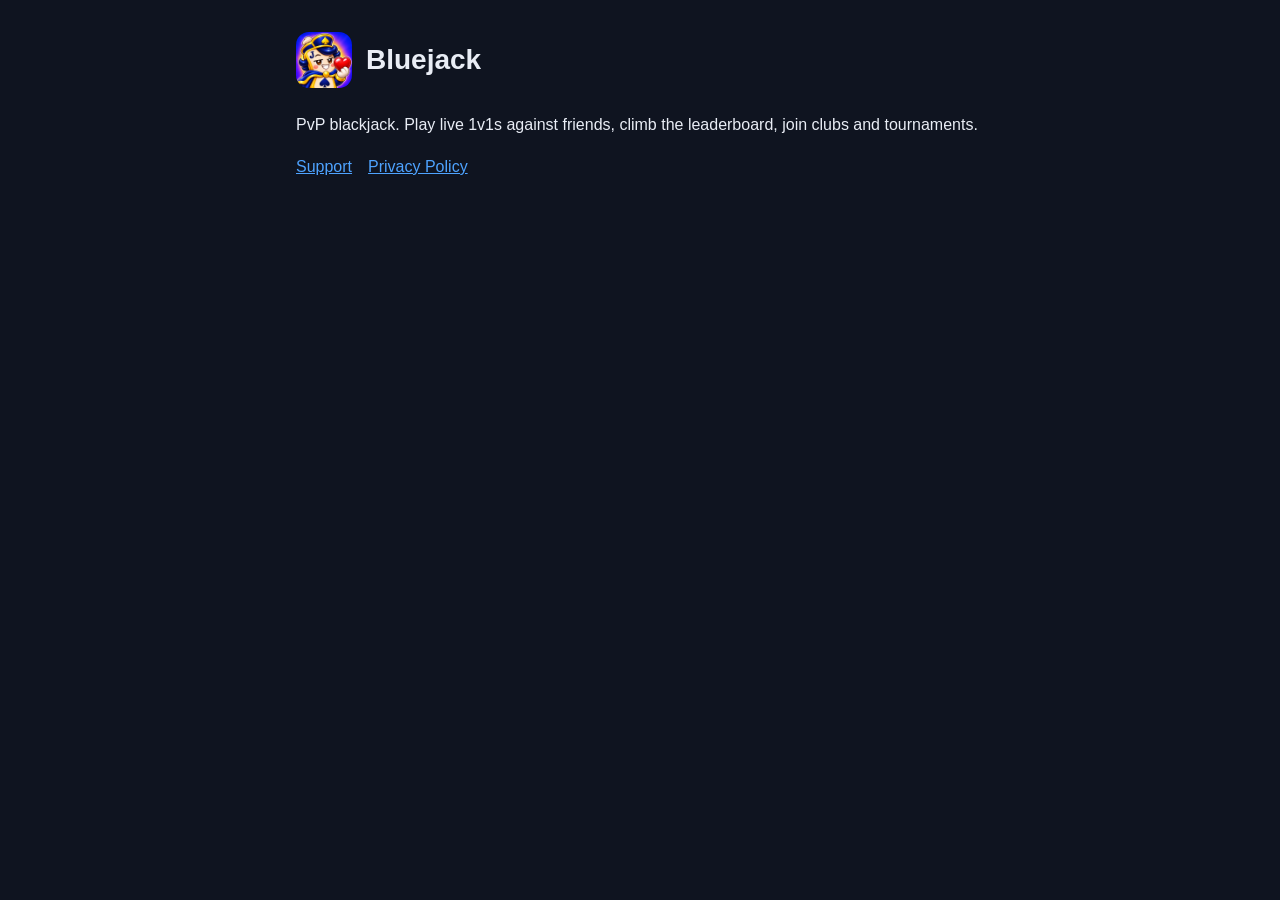
<file: index.html>
<!doctype html>
<html lang="en"><head><meta charset="utf-8"><meta name="viewport" content="width=device-width,initial-scale=1">
<title>Bluejack</title><link rel="stylesheet" href="style.css"></head>
<body><main>
<header><img src="icon.png" alt=""><h1>Bluejack</h1></header>
<p>PvP blackjack. Play live 1v1s against friends, climb the leaderboard, join clubs and tournaments.</p>
<nav><a href="support.html">Support</a><a href="privacy.html">Privacy Policy</a></nav>
</main></body></html>
</file>
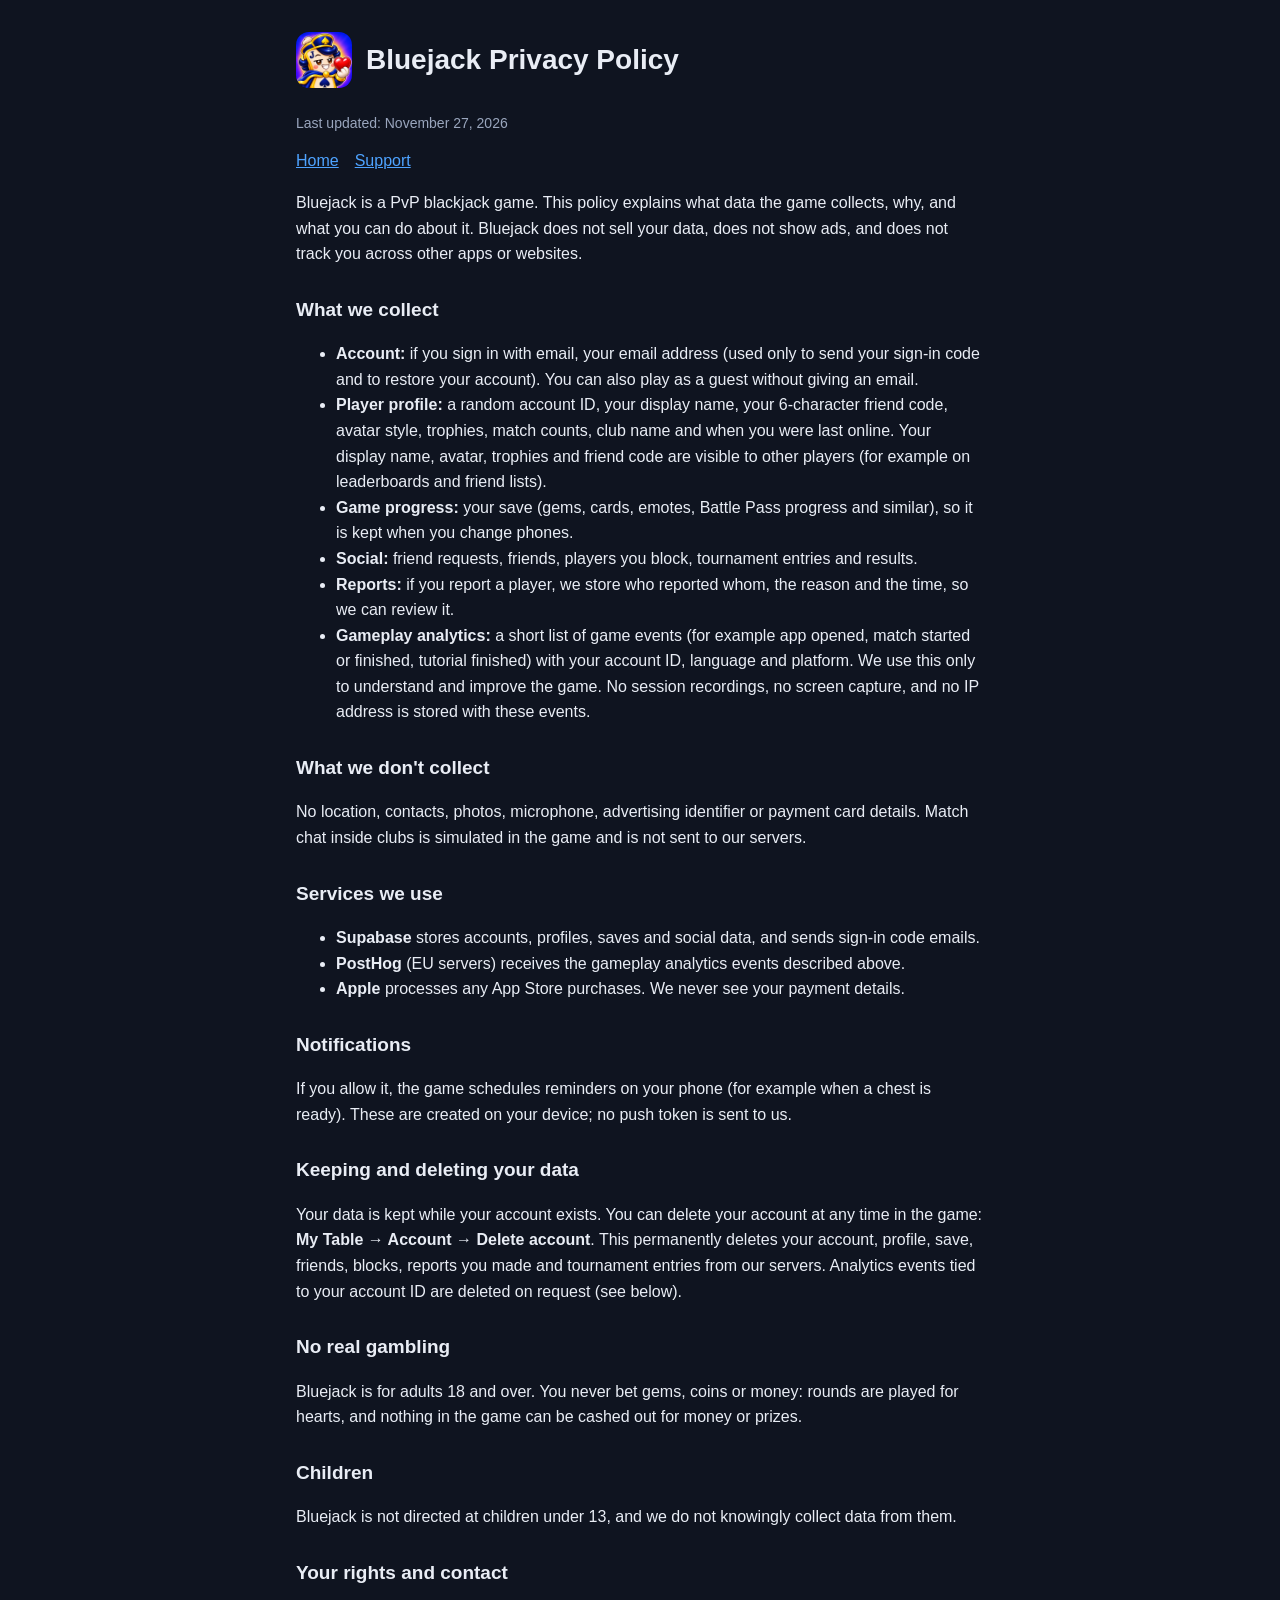
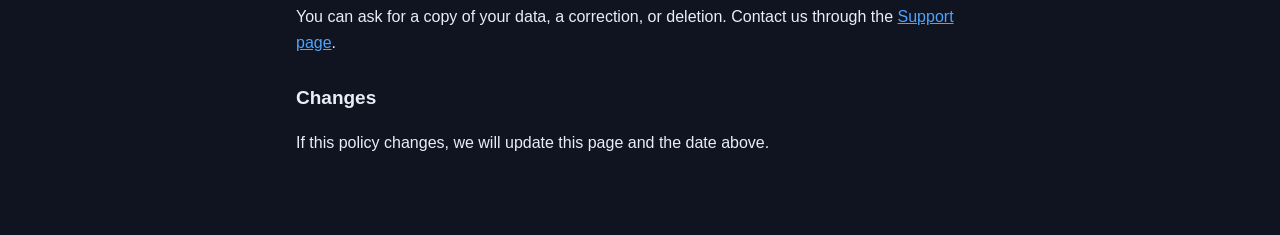
<file: privacy.html>
<!doctype html>
<html lang="en"><head><meta charset="utf-8"><meta name="viewport" content="width=device-width,initial-scale=1">
<title>Bluejack Privacy Policy</title><link rel="stylesheet" href="style.css"></head>
<body><main>
<header><img src="icon.png" alt=""><h1>Bluejack Privacy Policy</h1></header>
<p class="mut">Last updated: November 27, 2026</p>
<nav><a href="./">Home</a><a href="support.html">Support</a></nav>

<p>Bluejack is a PvP blackjack game. This policy explains what data the game collects, why, and what you can do about it. Bluejack does not sell your data, does not show ads, and does not track you across other apps or websites.</p>

<h2>What we collect</h2>
<ul>
<li><b>Account:</b> if you sign in with email, your email address (used only to send your sign-in code and to restore your account). You can also play as a guest without giving an email.</li>
<li><b>Player profile:</b> a random account ID, your display name, your 6-character friend code, avatar style, trophies, match counts, club name and when you were last online. Your display name, avatar, trophies and friend code are visible to other players (for example on leaderboards and friend lists).</li>
<li><b>Game progress:</b> your save (gems, cards, emotes, Battle Pass progress and similar), so it is kept when you change phones.</li>
<li><b>Social:</b> friend requests, friends, players you block, tournament entries and results.</li>
<li><b>Reports:</b> if you report a player, we store who reported whom, the reason and the time, so we can review it.</li>
<li><b>Gameplay analytics:</b> a short list of game events (for example app opened, match started or finished, tutorial finished) with your account ID, language and platform. We use this only to understand and improve the game. No session recordings, no screen capture, and no IP address is stored with these events.</li>
</ul>

<h2>What we don't collect</h2>
<p>No location, contacts, photos, microphone, advertising identifier or payment card details. Match chat inside clubs is simulated in the game and is not sent to our servers.</p>

<h2>Services we use</h2>
<ul>
<li><b>Supabase</b> stores accounts, profiles, saves and social data, and sends sign-in code emails.</li>
<li><b>PostHog</b> (EU servers) receives the gameplay analytics events described above.</li>
<li><b>Apple</b> processes any App Store purchases. We never see your payment details.</li>
</ul>

<h2>Notifications</h2>
<p>If you allow it, the game schedules reminders on your phone (for example when a chest is ready). These are created on your device; no push token is sent to us.</p>

<h2>Keeping and deleting your data</h2>
<p>Your data is kept while your account exists. You can delete your account at any time in the game: <b>My Table → Account → Delete account</b>. This permanently deletes your account, profile, save, friends, blocks, reports you made and tournament entries from our servers. Analytics events tied to your account ID are deleted on request (see below).</p>

<h2>No real gambling</h2>
<p>Bluejack is for adults 18 and over. You never bet gems, coins or money: rounds are played for hearts, and nothing in the game can be cashed out for money or prizes.</p>

<h2>Children</h2>
<p>Bluejack is not directed at children under 13, and we do not knowingly collect data from them.</p>

<h2>Your rights and contact</h2>
<p>You can ask for a copy of your data, a correction, or deletion. Contact us through the <a href="support.html">Support page</a>.</p>

<h2>Changes</h2>
<p>If this policy changes, we will update this page and the date above.</p>
</main></body></html>
</file>
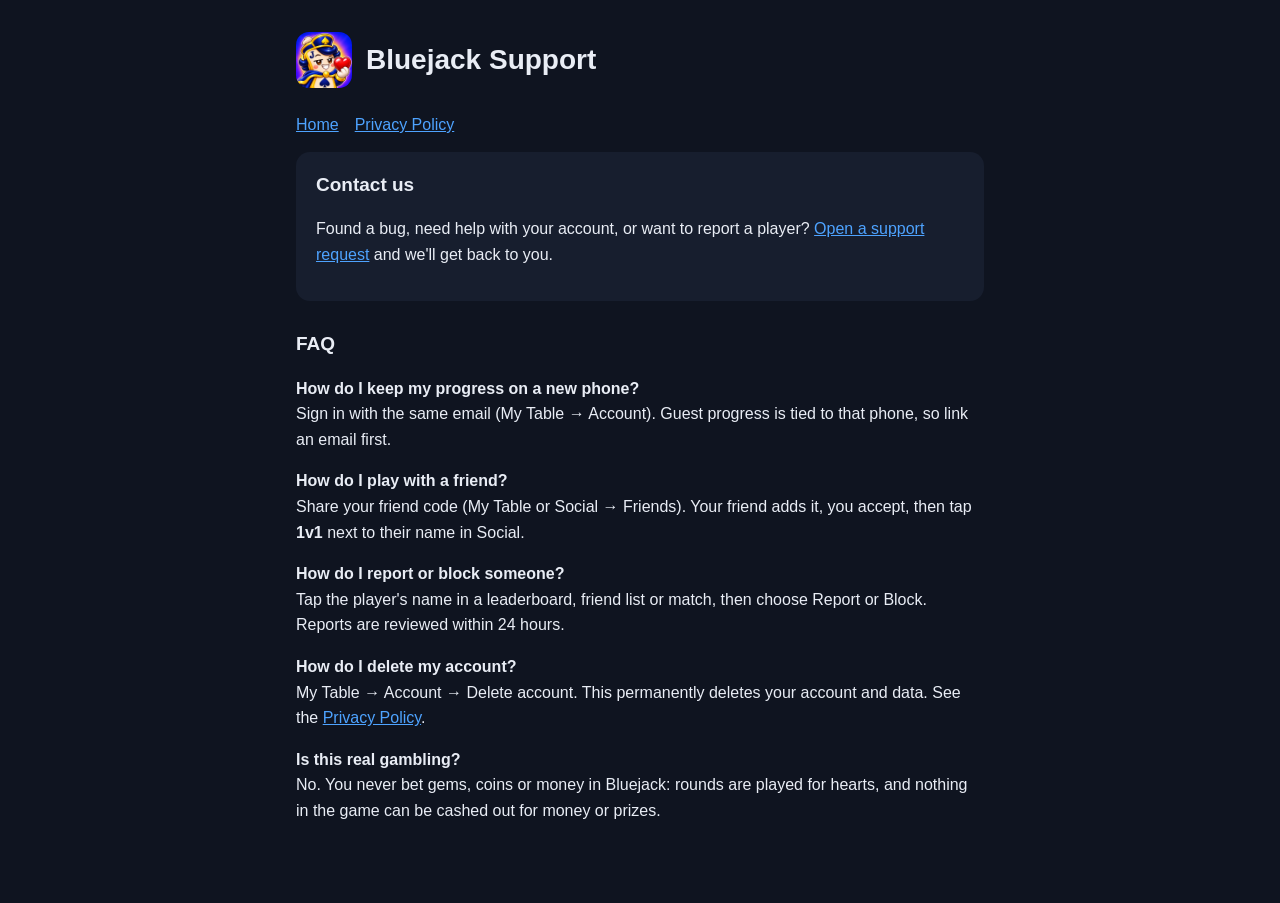
<file: support.html>
<!doctype html>
<html lang="en"><head><meta charset="utf-8"><meta name="viewport" content="width=device-width,initial-scale=1">
<title>Bluejack Support</title><link rel="stylesheet" href="style.css"></head>
<body><main>
<header><img src="icon.png" alt=""><h1>Bluejack Support</h1></header>
<nav><a href="./">Home</a><a href="privacy.html">Privacy Policy</a></nav>

<div class="card">
<h2 style="margin-top:0">Contact us</h2>
<p id="contact">Found a bug, need help with your account, or want to report a player? <a href="https://github.com/iremsubas/bluejack-site/issues/new">Open a support request</a> and we'll get back to you.</p>
</div>

<h2>FAQ</h2>
<p><b>How do I keep my progress on a new phone?</b><br>Sign in with the same email (My Table → Account). Guest progress is tied to that phone, so link an email first.</p>
<p><b>How do I play with a friend?</b><br>Share your friend code (My Table or Social → Friends). Your friend adds it, you accept, then tap <b>1v1</b> next to their name in Social.</p>
<p><b>How do I report or block someone?</b><br>Tap the player's name in a leaderboard, friend list or match, then choose Report or Block. Reports are reviewed within 24 hours.</p>
<p><b>How do I delete my account?</b><br>My Table → Account → Delete account. This permanently deletes your account and data. See the <a href="privacy.html">Privacy Policy</a>.</p>
<p><b>Is this real gambling?</b><br>No. You never bet gems, coins or money in Bluejack: rounds are played for hearts, and nothing in the game can be cashed out for money or prizes.</p>
</main></body></html>
</file>
<file: style.css>
:root{--bg:#0f1420;--card:#171e2e;--fg:#e9edf5;--mut:#9aa6bd;--acc:#4ea3ff}
*{box-sizing:border-box}
body{margin:0;background:var(--bg);color:var(--fg);font:16px/1.6 -apple-system,BlinkMacSystemFont,"Segoe UI",Roboto,sans-serif}
main{max-width:720px;margin:0 auto;padding:32px 16px 64px}
header{display:flex;align-items:center;gap:14px;margin-bottom:24px}
header img{width:56px;height:56px;border-radius:13px}
h1{font-size:28px;margin:0}
h2{font-size:19px;margin:28px 0 6px}
p,li{color:var(--fg)}
.mut{color:var(--mut);font-size:14px}
a{color:var(--acc)}
.card{background:var(--card);border-radius:14px;padding:18px 20px;margin:14px 0}
nav a{margin-right:16px}
</file>
